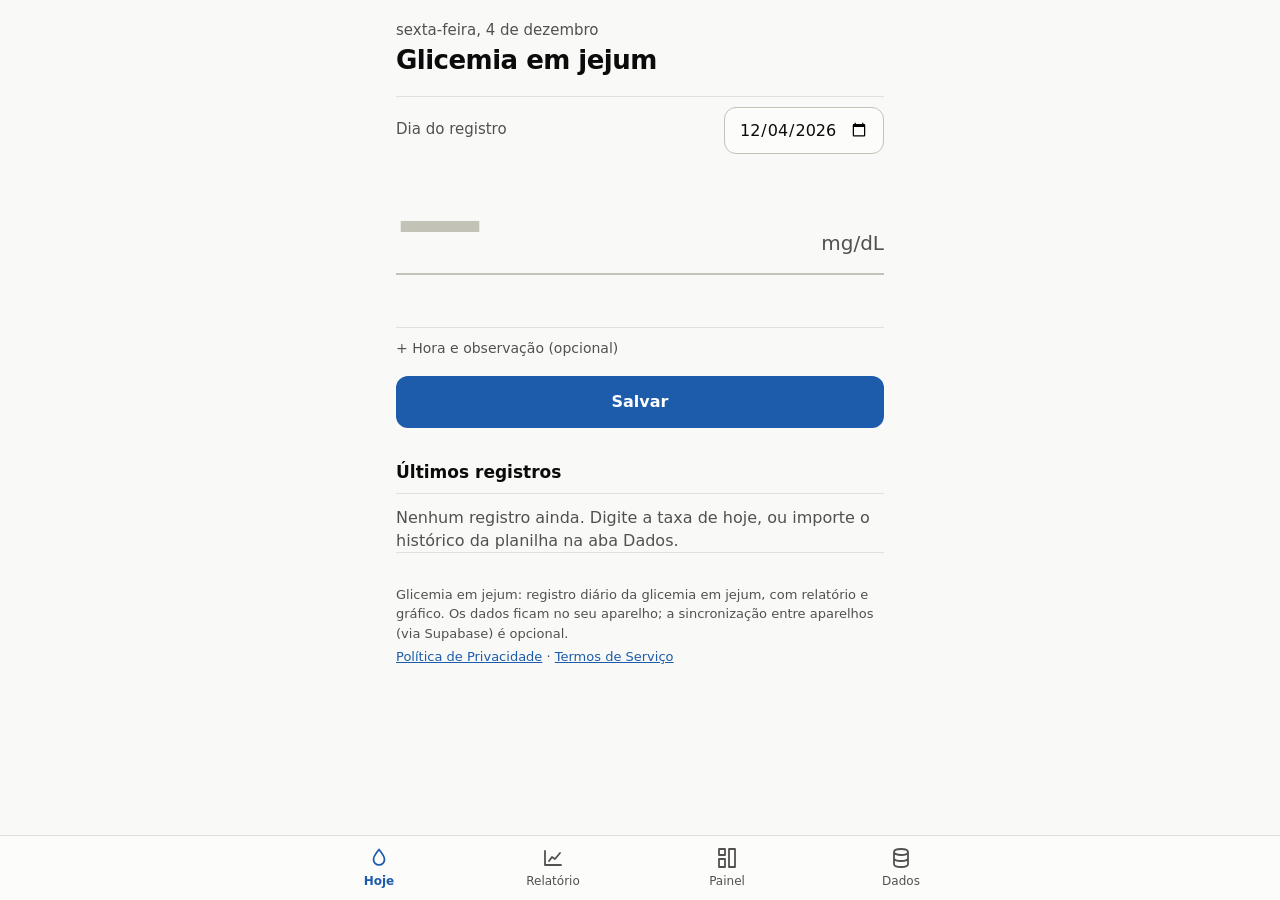
<file: index.html>
<!doctype html>
<html lang="pt-BR">
<head>
<meta charset="utf-8">
<meta name="viewport" content="width=device-width, initial-scale=1, viewport-fit=cover">
<meta name="color-scheme" content="light dark">
<meta name="theme-color" content="#f9f9f7" media="(prefers-color-scheme: light)">
<meta name="theme-color" content="#0d0d0d" media="(prefers-color-scheme: dark)">
<meta name="apple-mobile-web-app-capable" content="yes">
<meta name="mobile-web-app-capable" content="yes">
<meta name="apple-mobile-web-app-title" content="Glicemia">
<meta name="apple-mobile-web-app-status-bar-style" content="default">
<link rel="manifest" href="manifest.webmanifest">
<link rel="apple-touch-icon" href="icons/icon-180.png">
<link rel="icon" type="image/png" href="icons/icon-192.png">
<script>
/* Aplica o tema escolhido antes da primeira pintura, para a tela não piscar. */
(function () { try { var o = JSON.parse(localStorage.getItem('glicemia-diaria:v1')); if (o && (o.tema === 'claro' || o.tema === 'escuro')) document.documentElement.setAttribute('data-tema', o.tema); } catch (e) {} })();
</script>
<link rel="stylesheet" href="style.css">
<title>Glicemia</title>
</head>
<body>

<main id="app">

  <!-- ===== HOJE ===== -->
  <section id="tela-hoje" class="tela" aria-labelledby="t-hoje">
    <header class="cab">
      <p class="cab-data" id="hoje-extenso"></p>
      <h1 id="t-hoje">Glicemia em jejum</h1>
    </header>

    <form id="form-registro" novalidate autocomplete="off">
      <div class="linha-dia">
        <label for="in-data">Dia do registro</label>
        <input type="date" id="in-data" required>
      </div>

      <div class="entrada">
        <label for="in-valor" class="so-leitor">Glicemia em jejum, em miligramas por decilitro</label>
        <input id="in-valor" type="text" inputmode="decimal" maxlength="6" placeholder="—" aria-describedby="msg-registro">
        <span class="unidade" aria-hidden="true">mg/dL</span>
      </div>

      <p id="msg-registro" class="msg-registro" role="status" aria-live="polite"></p>

      <details class="extra-dia" id="extra-dia">
        <summary>Hora e observação (opcional)</summary>
        <div class="campos-linha">
          <label for="in-hora">Hora da coleta <input type="time" id="in-hora"></label>
        </div>
        <label for="in-obs" class="so-leitor">Observação do dia</label>
        <textarea id="in-obs" rows="2" maxlength="200" placeholder="Observação do dia (ex.: comecei um remédio)"></textarea>
      </details>

      <div class="acoes">
        <button type="submit" class="botao botao-primario" id="btn-salvar">Salvar</button>
        <button type="button" class="botao botao-texto" id="btn-excluir" hidden>Excluir este dia</button>
      </div>
    </form>

    <div id="aviso-backup" class="nota-aviso" hidden>
      <p id="aviso-backup-texto"></p>
      <button type="button" class="botao botao-sec" id="btn-ir-backup">Fazer backup agora</button>
    </div>

    <button type="button" class="botao botao-texto" id="sinc-hoje" hidden></button>

    <h2 class="sub-titulo">Últimos registros</h2>
    <ol id="lista-recentes" class="recentes"></ol>
  </section>

  <!-- ===== RELATÓRIO ===== -->
  <section id="tela-relatorio" class="tela" aria-labelledby="t-rel" hidden>
    <header class="cab">
      <p class="cab-data" id="rel-subtitulo"></p>
      <h1 id="t-rel">Relatório</h1>
    </header>

    <div class="kpis">
      <div class="kpi">
        <span class="kpi-rotulo">Média geral</span>
        <span class="kpi-valor"><span id="kpi-media">—</span><small>mg/dL</small></span>
        <span class="kpi-nota" id="kpi-media-nota"></span>
      </div>
      <div class="kpi">
        <span class="kpi-rotulo">Média móvel</span>
        <span class="kpi-valor"><span id="kpi-mm">—</span><small>mg/dL</small></span>
        <span class="kpi-nota">
          <label for="sel-janela" class="so-leitor">Janela da média móvel, em dias</label>
          <select id="sel-janela">
            <option value="7">7 dias</option>
            <option value="14">14 dias</option>
            <option value="30">30 dias</option>
          </select>
          <span id="kpi-mm-nota"></span>
        </span>
      </div>
    </div>

    <div class="chips" role="group" aria-label="Período mostrado no gráfico e na tabela">
      <button type="button" class="chip" data-dias="30" aria-pressed="false">30 dias</button>
      <button type="button" class="chip" data-dias="90" aria-pressed="true">90 dias</button>
      <button type="button" class="chip" data-dias="0" aria-pressed="false">Tudo</button>
    </div>

    <figure class="grafico-fig">
      <div class="legenda" id="legenda"></div>
      <div class="grafico" id="grafico"></div>
      <figcaption id="grafico-legenda" class="so-leitor"></figcaption>
    </figure>

    <h2 class="sub-titulo">Detalhamento diário</h2>
    <div id="tabela-area"></div>
    <p class="rodape-faixas" id="rodape-faixas"></p>
  </section>

  <!-- ===== PAINEL ===== -->
  <section id="tela-painel" class="tela tela-larga" aria-labelledby="t-painel" hidden>
    <div id="painel-raiz"></div>
  </section>

  <!-- ===== DADOS ===== -->
  <section id="tela-dados" class="tela" aria-labelledby="t-dados" hidden>
    <header class="cab">
      <p class="cab-data">Guardados só neste aparelho</p>
      <h1 id="t-dados">Dados</h1>
    </header>

    <section class="bloco" aria-labelledby="h-importar">
      <h2 id="h-importar" class="sub-titulo">Importar da planilha</h2>
      <p class="dica">Na planilha, use Arquivo, Salvar como, CSV. Escolha o arquivo aqui, ou copie as linhas da planilha e cole na caixa.</p>
      <div class="campo-arquivo">
        <button type="button" class="botao botao-sec" id="btn-arq-csv">Escolher arquivo CSV</button>
        <input type="file" id="arq-csv" accept=".csv,.txt,text/csv,text/plain" hidden>
      </div>
      <label for="txt-colar" class="so-leitor">Linhas copiadas da planilha</label>
      <textarea id="txt-colar" rows="4" placeholder="Ou cole aqui as linhas copiadas da planilha"></textarea>
      <button type="button" class="botao botao-sec" id="btn-ler">Ler dados</button>

      <div id="imp-previa" hidden>
        <div class="campos-linha">
          <label>Coluna da data <select id="sel-col-data"></select></label>
          <label>Coluna da glicemia <select id="sel-col-valor"></select></label>
          <label>Importar a partir de <input type="date" id="in-inicio"></label>
        </div>
        <div class="previa-rolagem" id="previa-tabela"></div>
        <p class="dica" id="imp-resumo" role="status" aria-live="polite"></p>
        <button type="button" class="botao botao-primario" id="btn-importar">Importar</button>
      </div>
    </section>

    <section class="bloco" aria-labelledby="h-sinc">
      <h2 id="h-sinc" class="sub-titulo">Sincronizar celular e computador</h2>
      <p class="dica" id="sinc-texto"></p>
      <form id="sinc-login" hidden autocomplete="on">
        <label for="sinc-email" class="so-leitor">E-mail da conta de sincronização</label>
        <input type="email" id="sinc-email" inputmode="email" autocomplete="username" placeholder="E-mail">
        <label for="sinc-senha" class="so-leitor">Senha</label>
        <input type="password" id="sinc-senha" autocomplete="current-password" placeholder="Senha (mínimo 6 caracteres)">
        <div class="acoes-grade">
          <button type="submit" class="botao botao-primario" id="btn-sinc-entrar">Entrar</button>
          <button type="button" class="botao botao-sec" id="btn-sinc-criar">Criar conta</button>
        </div>
      </form>
      <div class="acoes-grade">
        <button type="button" class="botao botao-primario" id="btn-sinc-agora" hidden>Sincronizar agora</button>
        <button type="button" class="botao botao-texto" id="btn-sinc-sair" hidden>Sair</button>
      </div>
      <p class="dica" id="sinc-status" role="status" aria-live="polite"></p>
      <p class="dica" id="sinc-aviso-privacidade" hidden>Seus registros ficam numa conta privada no Supabase, que só você abre com seu login. Veja a <a href="privacidade.html">Política de Privacidade</a>.</p>
    </section>

    <section class="bloco" aria-labelledby="h-backup">
      <h2 id="h-backup" class="sub-titulo">Backup</h2>
      <p class="dica">Se o celular for perdido, trocado ou formatado, os dados vão junto. O backup é um arquivo que você guarda fora do aparelho.</p>
      <div class="acoes-grade">
        <button type="button" class="botao botao-primario" id="btn-backup">Exportar backup</button>
        <button type="button" class="botao botao-sec" id="btn-restaurar">Restaurar backup</button>
        <button type="button" class="botao botao-sec" id="btn-csv">Exportar CSV</button>
      </div>
      <input type="file" id="arq-backup" accept=".json,application/json" hidden>
      <p class="dica" id="txt-ultimo-backup"></p>
    </section>

    <section class="bloco" aria-labelledby="h-tema">
      <h2 id="h-tema" class="sub-titulo">Aparência</h2>
      <p class="dica">Automático segue o tema do aparelho. A escolha vale para todos os aparelhos com a sincronização ligada.</p>
      <div class="chips" role="group" aria-label="Tema de cores">
        <button type="button" class="tema-op" data-tema="auto" aria-pressed="true">Automático</button>
        <button type="button" class="tema-op" data-tema="claro" aria-pressed="false">Claro</button>
        <button type="button" class="tema-op" data-tema="escuro" aria-pressed="false">Escuro</button>
      </div>
    </section>

    <section class="bloco" aria-labelledby="h-faixas">
      <h2 id="h-faixas" class="sub-titulo">Faixas de cor da tabela</h2>
      <p class="dica">Faixas usadas para colorir a tabela. Normal abaixo do limite de atenção; ajuste aqui se seu médico indicar outras.</p>
      <div class="campos-linha">
        <label>Atenção, a partir de <input type="text" inputmode="numeric" id="fx-atencao" maxlength="3"></label>
        <label>Alta, a partir de <input type="text" inputmode="numeric" id="fx-alta" maxlength="3"></label>
      </div>
      <div class="acoes-grade">
        <button type="button" class="botao botao-sec" id="btn-salvar-faixas">Salvar faixas</button>
        <button type="button" class="botao botao-texto" id="btn-faixas-padrao">Voltar ao padrão</button>
      </div>
      <p class="dica" id="msg-faixas" role="status" aria-live="polite"></p>
    </section>

    <section class="bloco" aria-labelledby="h-apagar">
      <h2 id="h-apagar" class="sub-titulo">Apagar tudo</h2>
      <p class="dica">Remove todos os registros deste aparelho. Faça o backup antes.</p>
      <button type="button" class="botao botao-perigo" id="btn-apagar">Apagar todos os dados</button>
    </section>
  </section>

  <footer class="rodape-legal">
    <p>Glicemia em jejum: registro diário da glicemia em jejum, com relatório e gráfico. Os dados ficam no seu aparelho; a sincronização entre aparelhos (via Supabase) é opcional.</p>
    <p><a href="privacidade.html">Política de Privacidade</a> · <a href="termos.html">Termos de Serviço</a></p>
  </footer>

</main>

<nav class="abas" aria-label="Seções do app">
  <button type="button" class="aba" data-tela="hoje" aria-current="page">
    <svg viewBox="0 0 24 24" aria-hidden="true"><path d="M12 3.5c3.3 4 5.5 6.9 5.5 9.9a5.5 5.5 0 0 1-11 0c0-3 2.2-5.900 5.500-9.900z"/></svg>
    <span>Hoje</span>
  </button>
  <button type="button" class="aba" data-tela="relatorio">
    <svg viewBox="0 0 24 24" aria-hidden="true"><path d="M4 19V5M4 19h16M8 15l3-4 3 2 5-6"/></svg>
    <span>Relatório</span>
  </button>
  <button type="button" class="aba" data-tela="painel">
    <svg viewBox="0 0 24 24" aria-hidden="true"><path d="M4 13h6v8H4zM14 3h6v18h-6zM4 3h6v6H4z"/></svg>
    <span>Painel</span>
  </button>
  <button type="button" class="aba" data-tela="dados">
    <svg viewBox="0 0 24 24" aria-hidden="true"><path d="M5 6c0-1.700 3.100-3 7-3s7 1.300 7 3-3.100 3-7 3-7-1.300-7-3zM5 6v6c0 1.700 3.100 3 7 3s7-1.300 7-3V6M5 12v6c0 1.700 3.100 3 7 3s7-1.300 7-3v-6"/></svg>
    <span>Dados</span>
  </button>
</nav>

<div id="aviso" class="aviso" role="status" aria-live="polite"></div>

<script src="config.js"></script>
<script src="logic.js"></script>
<script src="painel.js"></script>
<script src="app.js"></script>
</body>
</html>
</file>
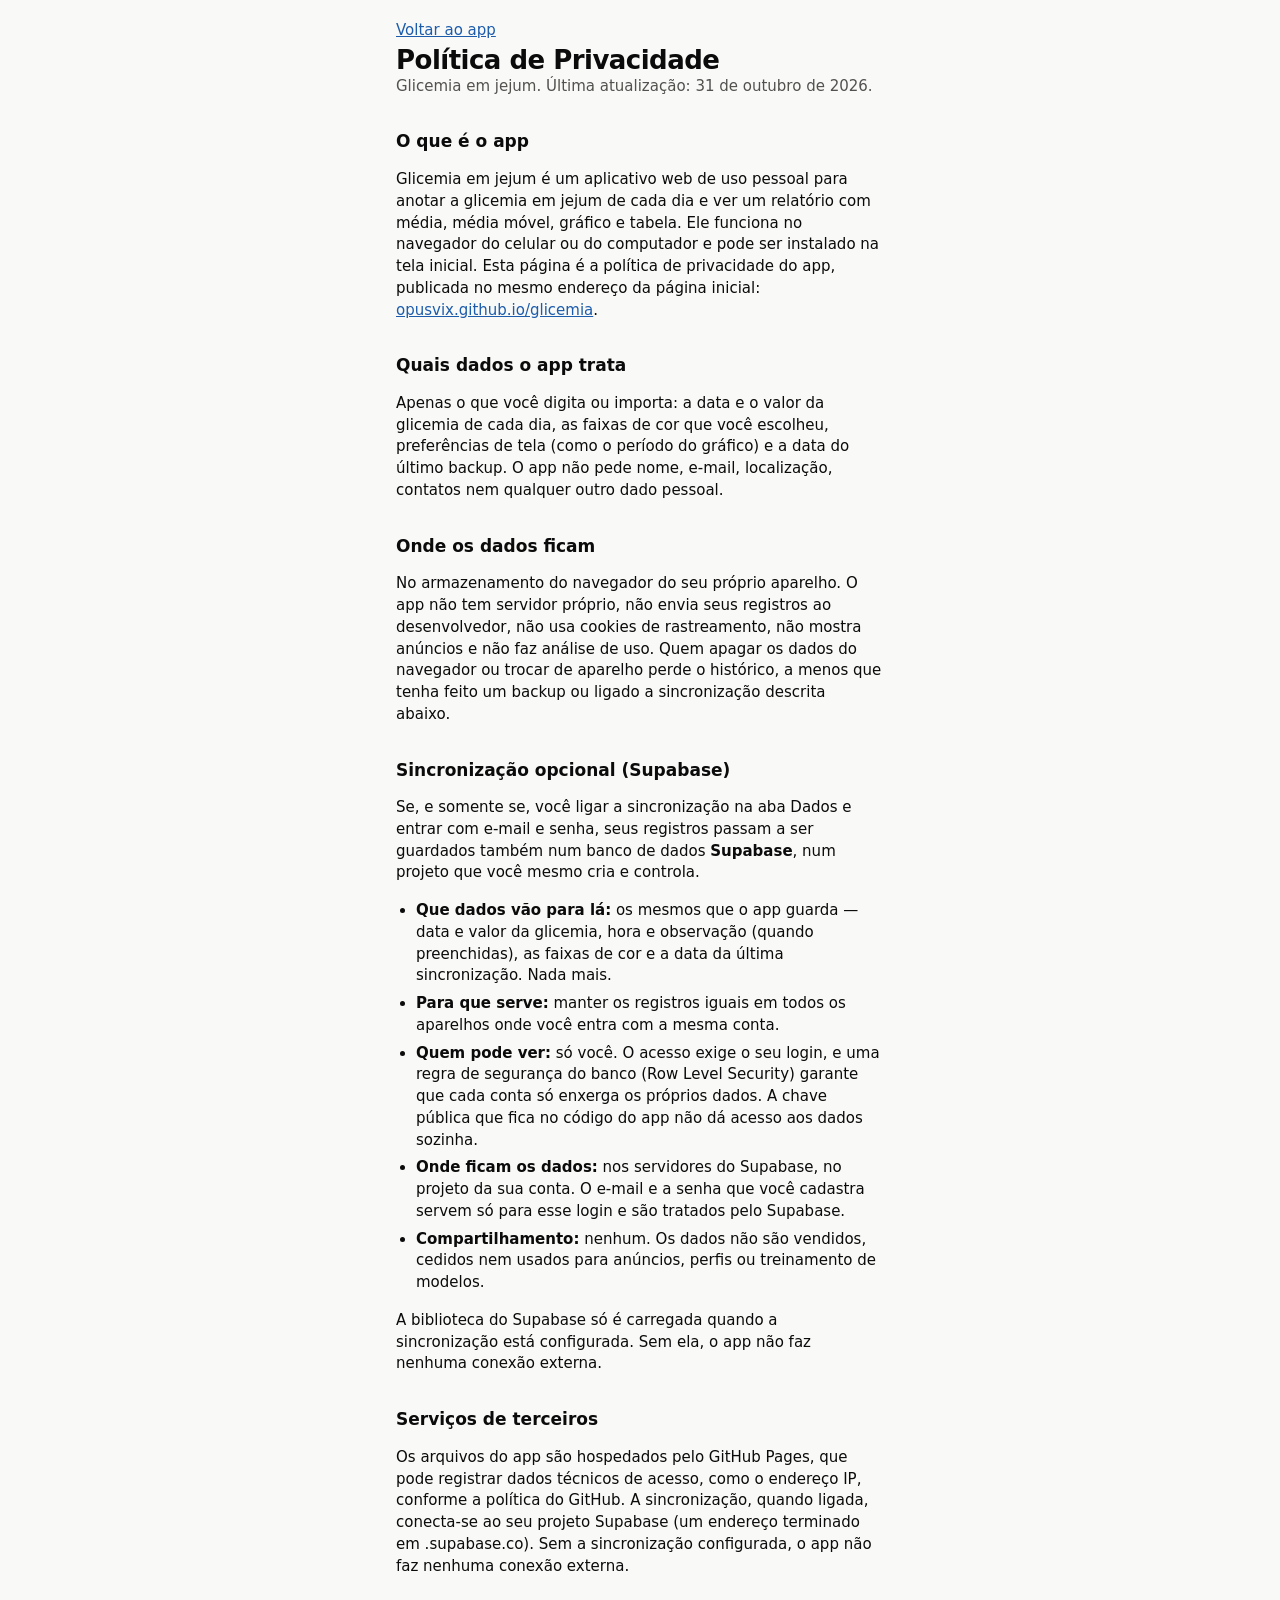
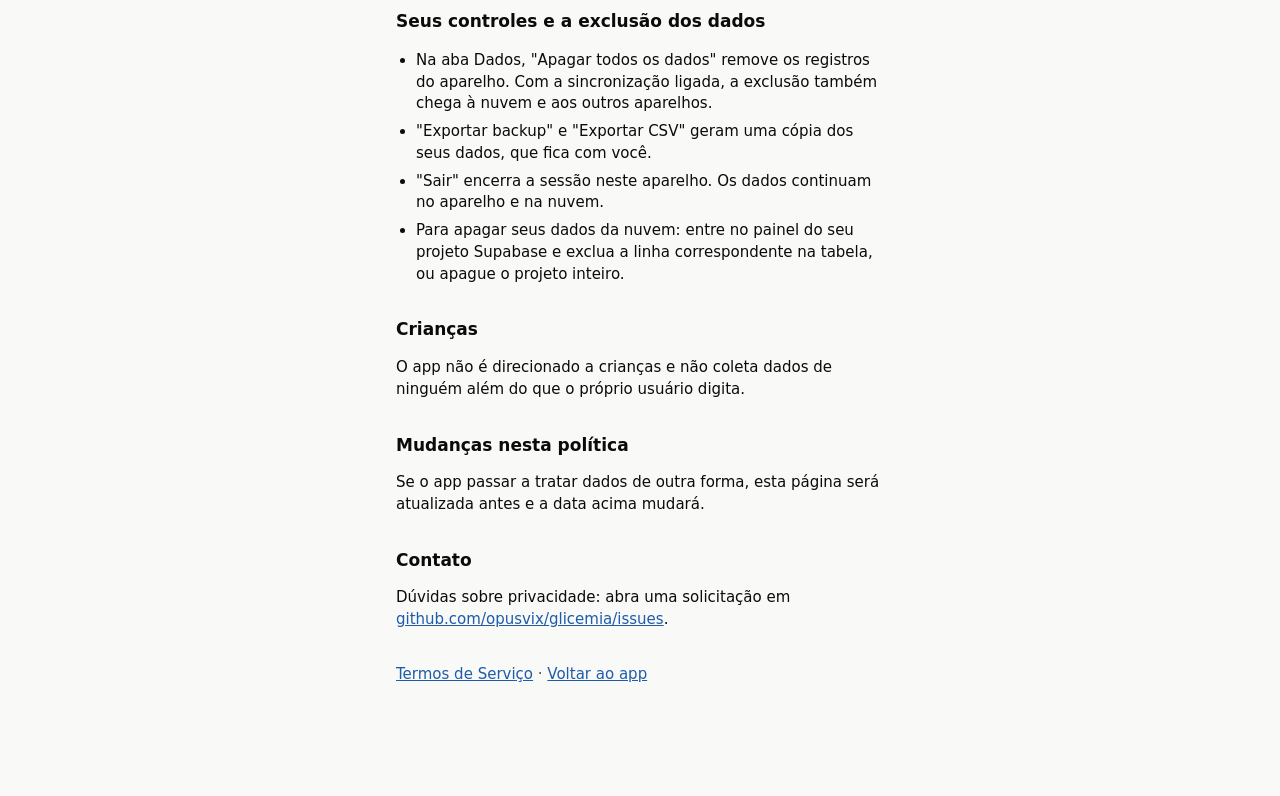
<file: privacidade.html>
<!doctype html>
<html lang="pt-BR">
<head>
<meta charset="utf-8">
<meta name="viewport" content="width=device-width, initial-scale=1">
<meta name="color-scheme" content="light dark">
<link rel="icon" type="image/png" href="icons/icon-192.png">
<link rel="stylesheet" href="style.css">
<title>Política de Privacidade - Glicemia em jejum</title>
</head>
<body>
<main id="app" class="pagina-texto">
  <header class="cab">
    <p class="cab-data"><a href="./">Voltar ao app</a></p>
    <h1>Política de Privacidade</h1>
    <p class="cab-data">Glicemia em jejum. Última atualização: 31 de outubro de 2026.</p>
  </header>

  <h2 class="sub-titulo">O que é o app</h2>
  <p>Glicemia em jejum é um aplicativo web de uso pessoal para anotar a glicemia em jejum de cada dia e ver um relatório com média, média móvel, gráfico e tabela. Ele funciona no navegador do celular ou do computador e pode ser instalado na tela inicial. Esta página é a política de privacidade do app, publicada no mesmo endereço da página inicial: <a href="./">opusvix.github.io/glicemia</a>.</p>

  <h2 class="sub-titulo">Quais dados o app trata</h2>
  <p>Apenas o que você digita ou importa: a data e o valor da glicemia de cada dia, as faixas de cor que você escolheu, preferências de tela (como o período do gráfico) e a data do último backup. O app não pede nome, e-mail, localização, contatos nem qualquer outro dado pessoal.</p>

  <h2 class="sub-titulo">Onde os dados ficam</h2>
  <p>No armazenamento do navegador do seu próprio aparelho. O app não tem servidor próprio, não envia seus registros ao desenvolvedor, não usa cookies de rastreamento, não mostra anúncios e não faz análise de uso. Quem apagar os dados do navegador ou trocar de aparelho perde o histórico, a menos que tenha feito um backup ou ligado a sincronização descrita abaixo.</p>

  <h2 class="sub-titulo">Sincronização opcional (Supabase)</h2>
  <p>Se, e somente se, você ligar a sincronização na aba Dados e entrar com e-mail e senha, seus registros passam a ser guardados também num banco de dados <strong>Supabase</strong>, num projeto que você mesmo cria e controla.</p>
  <ul>
    <li><strong>Que dados vão para lá:</strong> os mesmos que o app guarda — data e valor da glicemia, hora e observação (quando preenchidas), as faixas de cor e a data da última sincronização. Nada mais.</li>
    <li><strong>Para que serve:</strong> manter os registros iguais em todos os aparelhos onde você entra com a mesma conta.</li>
    <li><strong>Quem pode ver:</strong> só você. O acesso exige o seu login, e uma regra de segurança do banco (Row Level Security) garante que cada conta só enxerga os próprios dados. A chave pública que fica no código do app não dá acesso aos dados sozinha.</li>
    <li><strong>Onde ficam os dados:</strong> nos servidores do Supabase, no projeto da sua conta. O e-mail e a senha que você cadastra servem só para esse login e são tratados pelo Supabase.</li>
    <li><strong>Compartilhamento:</strong> nenhum. Os dados não são vendidos, cedidos nem usados para anúncios, perfis ou treinamento de modelos.</li>
  </ul>
  <p>A biblioteca do Supabase só é carregada quando a sincronização está configurada. Sem ela, o app não faz nenhuma conexão externa.</p>

  <h2 class="sub-titulo">Serviços de terceiros</h2>
  <p>Os arquivos do app são hospedados pelo GitHub Pages, que pode registrar dados técnicos de acesso, como o endereço IP, conforme a política do GitHub. A sincronização, quando ligada, conecta-se ao seu projeto Supabase (um endereço terminado em .supabase.co). Sem a sincronização configurada, o app não faz nenhuma conexão externa.</p>

  <h2 class="sub-titulo">Seus controles e a exclusão dos dados</h2>
  <ul>
    <li>Na aba Dados, "Apagar todos os dados" remove os registros do aparelho. Com a sincronização ligada, a exclusão também chega à nuvem e aos outros aparelhos.</li>
    <li>"Exportar backup" e "Exportar CSV" geram uma cópia dos seus dados, que fica com você.</li>
    <li>"Sair" encerra a sessão neste aparelho. Os dados continuam no aparelho e na nuvem.</li>
    <li>Para apagar seus dados da nuvem: entre no painel do seu projeto Supabase e exclua a linha correspondente na tabela, ou apague o projeto inteiro.</li>
  </ul>

  <h2 class="sub-titulo">Crianças</h2>
  <p>O app não é direcionado a crianças e não coleta dados de ninguém além do que o próprio usuário digita.</p>

  <h2 class="sub-titulo">Mudanças nesta política</h2>
  <p>Se o app passar a tratar dados de outra forma, esta página será atualizada antes e a data acima mudará.</p>

  <h2 class="sub-titulo">Contato</h2>
  <p>Dúvidas sobre privacidade: abra uma solicitação em <a href="https://github.com/opusvix/glicemia/issues" rel="noopener">github.com/opusvix/glicemia/issues</a>.</p>

  <p class="rodape-legal"><a href="termos.html">Termos de Serviço</a> · <a href="./">Voltar ao app</a></p>
</main>
</body>
</html>
</file>
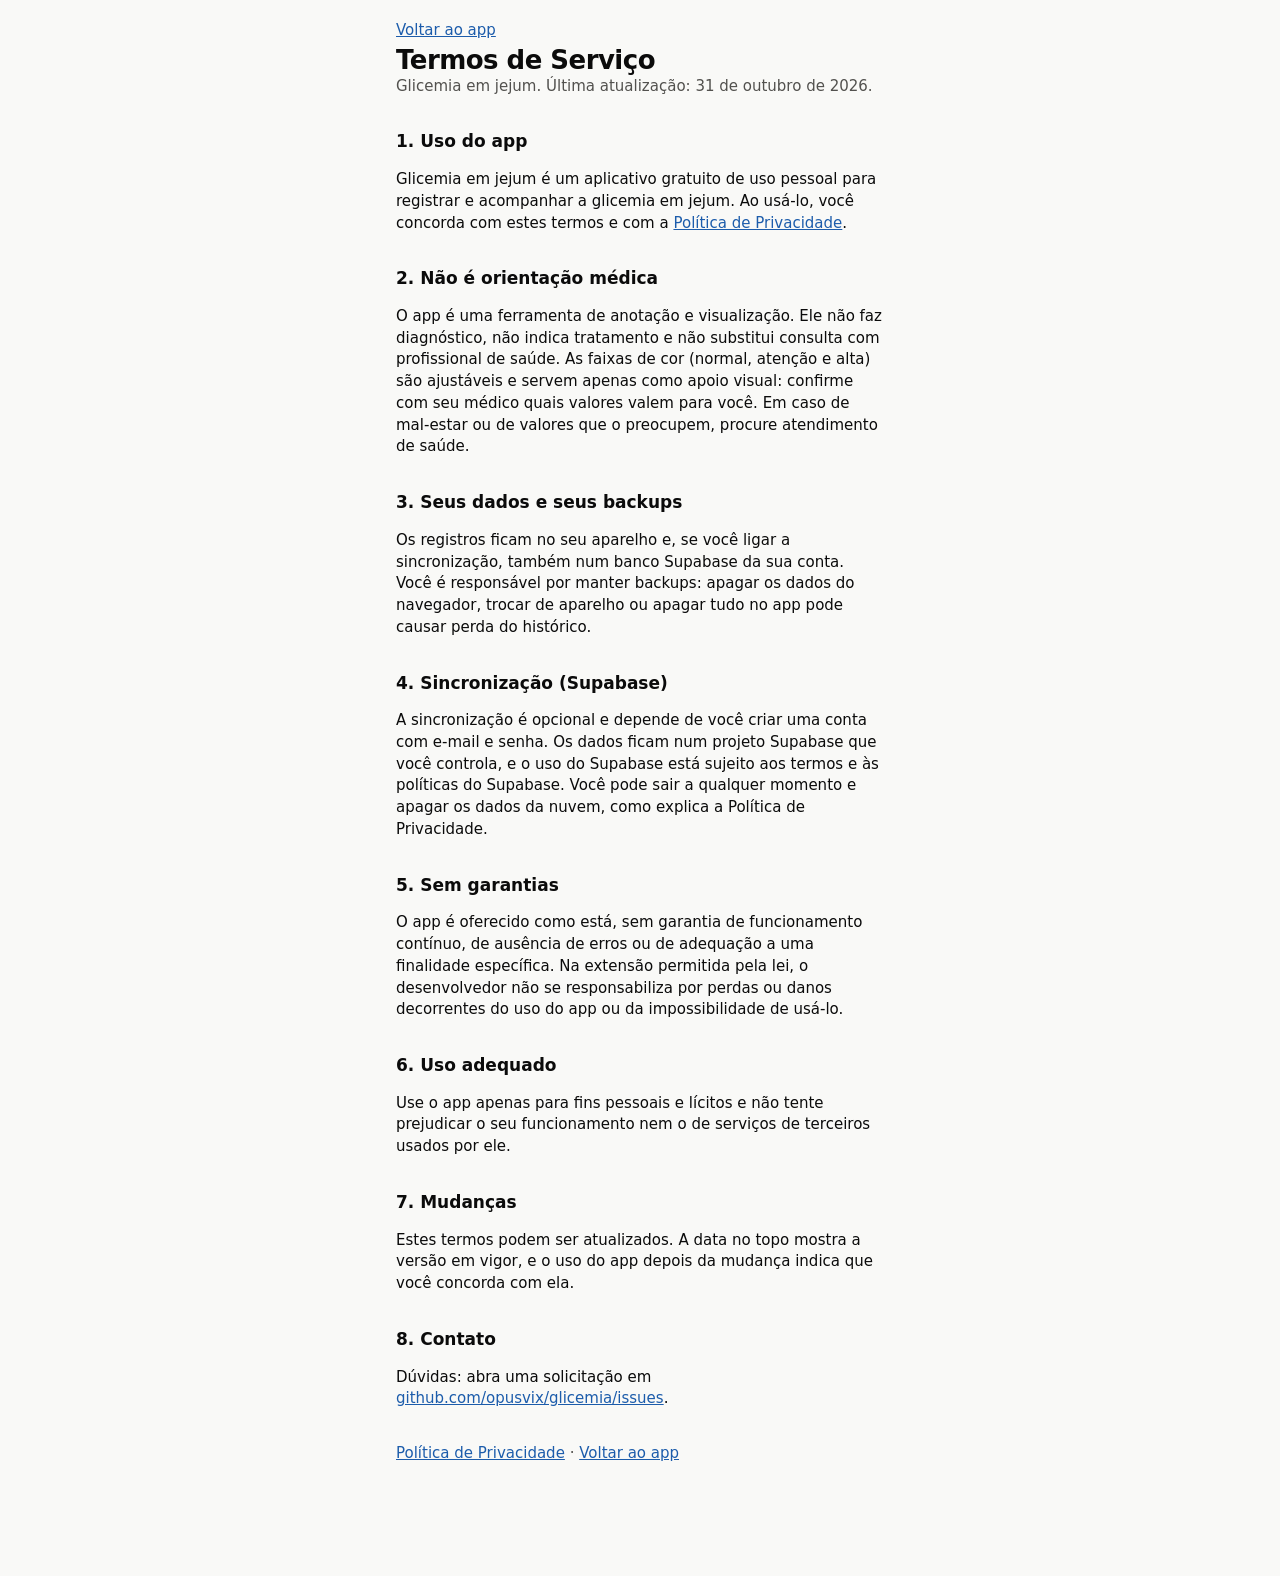
<file: termos.html>
<!doctype html>
<html lang="pt-BR">
<head>
<meta charset="utf-8">
<meta name="viewport" content="width=device-width, initial-scale=1">
<meta name="color-scheme" content="light dark">
<link rel="icon" type="image/png" href="icons/icon-192.png">
<link rel="stylesheet" href="style.css">
<title>Termos de Serviço - Glicemia em jejum</title>
</head>
<body>
<main id="app" class="pagina-texto">
  <header class="cab">
    <p class="cab-data"><a href="./">Voltar ao app</a></p>
    <h1>Termos de Serviço</h1>
    <p class="cab-data">Glicemia em jejum. Última atualização: 31 de outubro de 2026.</p>
  </header>

  <h2 class="sub-titulo">1. Uso do app</h2>
  <p>Glicemia em jejum é um aplicativo gratuito de uso pessoal para registrar e acompanhar a glicemia em jejum. Ao usá-lo, você concorda com estes termos e com a <a href="privacidade.html">Política de Privacidade</a>.</p>

  <h2 class="sub-titulo">2. Não é orientação médica</h2>
  <p>O app é uma ferramenta de anotação e visualização. Ele não faz diagnóstico, não indica tratamento e não substitui consulta com profissional de saúde. As faixas de cor (normal, atenção e alta) são ajustáveis e servem apenas como apoio visual: confirme com seu médico quais valores valem para você. Em caso de mal-estar ou de valores que o preocupem, procure atendimento de saúde.</p>

  <h2 class="sub-titulo">3. Seus dados e seus backups</h2>
  <p>Os registros ficam no seu aparelho e, se você ligar a sincronização, também num banco Supabase da sua conta. Você é responsável por manter backups: apagar os dados do navegador, trocar de aparelho ou apagar tudo no app pode causar perda do histórico.</p>

  <h2 class="sub-titulo">4. Sincronização (Supabase)</h2>
  <p>A sincronização é opcional e depende de você criar uma conta com e-mail e senha. Os dados ficam num projeto Supabase que você controla, e o uso do Supabase está sujeito aos termos e às políticas do Supabase. Você pode sair a qualquer momento e apagar os dados da nuvem, como explica a Política de Privacidade.</p>

  <h2 class="sub-titulo">5. Sem garantias</h2>
  <p>O app é oferecido como está, sem garantia de funcionamento contínuo, de ausência de erros ou de adequação a uma finalidade específica. Na extensão permitida pela lei, o desenvolvedor não se responsabiliza por perdas ou danos decorrentes do uso do app ou da impossibilidade de usá-lo.</p>

  <h2 class="sub-titulo">6. Uso adequado</h2>
  <p>Use o app apenas para fins pessoais e lícitos e não tente prejudicar o seu funcionamento nem o de serviços de terceiros usados por ele.</p>

  <h2 class="sub-titulo">7. Mudanças</h2>
  <p>Estes termos podem ser atualizados. A data no topo mostra a versão em vigor, e o uso do app depois da mudança indica que você concorda com ela.</p>

  <h2 class="sub-titulo">8. Contato</h2>
  <p>Dúvidas: abra uma solicitação em <a href="https://github.com/opusvix/glicemia/issues" rel="noopener">github.com/opusvix/glicemia/issues</a>.</p>

  <p class="rodape-legal"><a href="privacidade.html">Política de Privacidade</a> · <a href="./">Voltar ao app</a></p>
</main>
</body>
</html>
</file>
<file: style.css>
/* Glicemia - estilos. Fontes do sistema, sem nada vindo da internet. */

:root {
  color-scheme: light dark;
  --plano: #f9f9f7;
  --superficie: #fcfcfb;
  --tinta: #0b0b0b;
  --tinta-2: #52514e;
  --regua: #e1e0d9;
  --eixo: #c3c2b7;
  --serie-1: #2a78d6;
  --serie-2: #eb6834;
  --acento: #1c5cab;
  --sobre-acento: #ffffff;
  --perigo: #b02f2f;
  --borda: rgba(11, 11, 11, 0.10);
  --st-bom: #0ca30c;
  --st-aviso: #fab219;
  --st-serio: #ec835a;
  --st-critico: #d03b3b;
  --nota-fundo: #f1efe6;
  --altura-abas: 64px;
  --r-1: 8px;
  --r-2: 12px;
  --r-3: 16px;
  --sombra-cartao: 0 1px 2px rgba(28, 92, 171, 0.08), 0 8px 24px -10px rgba(28, 92, 171, 0.22);
}

@media (prefers-color-scheme: dark) {
  :root:not([data-tema="claro"]) {
    --plano: #0d0d0d;
    --superficie: #1a1a19;
    --tinta: #f0efec;
    --tinta-2: #c3c2b7;
    --regua: #2c2c2a;
    --eixo: #383835;
    --serie-1: #3987e5;
    --serie-2: #d95926;
    --acento: #3987e5;
    --sobre-acento: #0b0b0b;
    --perigo: #e66767;
    --borda: rgba(255, 255, 255, 0.10);
    --nota-fundo: #23231f;
  }
}
:root[data-tema="claro"] { color-scheme: light; }
:root[data-tema="escuro"] {
  color-scheme: dark;
  --plano: #0d0d0d;
  --superficie: #1a1a19;
  --tinta: #f0efec;
  --tinta-2: #c3c2b7;
  --regua: #2c2c2a;
  --eixo: #383835;
  --serie-1: #3987e5;
  --serie-2: #d95926;
  --acento: #3987e5;
  --sobre-acento: #0b0b0b;
  --perigo: #e66767;
  --borda: rgba(255, 255, 255, 0.10);
  --nota-fundo: #23231f;
}

* { box-sizing: border-box; }

html { -webkit-text-size-adjust: 100%; }

body {
  margin: 0;
  background: var(--plano);
  color: var(--tinta);
  font: 16px/1.45 system-ui, -apple-system, "Segoe UI", sans-serif;
  -webkit-tap-highlight-color: transparent;
}

#app {
  max-width: 520px;
  margin: 0 auto;
  padding: calc(env(safe-area-inset-top) + 20px) 16px calc(var(--altura-abas) + env(safe-area-inset-bottom) + 32px);
}

[hidden] { display: none !important; }

.so-leitor {
  position: absolute;
  width: 1px; height: 1px;
  overflow: hidden;
  clip: rect(0 0 0 0);
  white-space: nowrap;
}

h1 { font-size: 26px; line-height: 1.15; margin: 0; letter-spacing: -0.02em; font-weight: 650; }
.sub-titulo { font-size: 17px; font-weight: 650; margin: 32px 0 8px; }
.cab { margin-bottom: 20px; }
.cab-data { margin: 0 0 4px; color: var(--tinta-2); font-size: 15px; }
.dica { color: var(--tinta-2); font-size: 14px; margin: 4px 0 12px; }

:focus-visible { outline: 3px solid var(--serie-1); outline-offset: 2px; border-radius: 4px; }

/* ---------- Hoje ---------- */

.linha-dia {
  display: flex;
  align-items: center;
  justify-content: space-between;
  gap: 12px;
  padding: 10px 0;
  border-top: 1px solid var(--regua);
}
.linha-dia label { color: var(--tinta-2); font-size: 15px; }

input[type="date"], input[type="time"], input[type="email"], input[type="password"], select, input[type="text"], textarea {
  font: inherit;
  color: var(--tinta);
  background: var(--superficie);
  border: 1px solid var(--eixo);
  border-radius: var(--r-2);
  padding: 10px 14px;
  min-height: 44px;
}

.entrada {
  display: flex;
  align-items: baseline;
  gap: 10px;
  border-bottom: 2px solid var(--eixo);
  padding: 8px 0 4px;
}
.entrada:focus-within { border-bottom-color: var(--acento); }
.entrada input {
  flex: 1;
  min-width: 0;
  font-size: 72px;
  line-height: 1.1;
  font-weight: 600;
  font-variant-numeric: tabular-nums;
  border: 0;
  background: transparent;
  padding: 0;
  min-height: 0;
  border-radius: 0;
  color: var(--tinta);
}
.entrada input::placeholder { color: var(--eixo); }
.entrada input:focus-visible { outline: none; }
.unidade { font-size: 20px; color: var(--tinta-2); }

.msg-registro { min-height: 28px; margin: 10px 0 0; color: var(--tinta-2); font-size: 15px; }

.acoes { display: flex; align-items: center; gap: 12px; margin-top: 8px; }
.acoes-grade { display: flex; flex-wrap: wrap; gap: 10px; margin: 8px 0; }

.botao {
  font: inherit;
  font-weight: 600;
  min-height: 52px;
  padding: 0 20px;
  border-radius: var(--r-2);
  border: 1px solid transparent;
  cursor: pointer;
}
.botao-primario { background: var(--acento); color: var(--sobre-acento); flex: 1; }
.botao-sec { background: transparent; color: var(--tinta); border-color: var(--eixo); min-height: 48px; }
.botao-texto { background: transparent; color: var(--tinta-2); text-decoration: underline; min-height: 48px; }
.botao-perigo { background: transparent; color: var(--perigo); border-color: var(--perigo); min-height: 48px; }
.botao:active { transform: translateY(1px); }
.botao[disabled] { opacity: 0.45; cursor: default; }

.nota-aviso {
  margin: 20px 0 0;
  padding: 12px 14px;
  background: var(--nota-fundo);
  border-left: 3px solid var(--st-aviso);
  border-radius: 4px;
}
.nota-aviso p { margin: 0 0 10px; font-size: 15px; }

.recentes { list-style: none; margin: 0; padding: 0; border-top: 1px solid var(--regua); }
.recentes li { border-bottom: 1px solid var(--regua); }
.recentes button {
  width: 100%;
  display: grid;
  grid-template-columns: 1fr auto auto;
  align-items: center;
  gap: 14px;
  padding: 12px 2px;
  min-height: 52px;
  background: transparent;
  border: 0;
  font: inherit;
  color: var(--tinta);
  text-align: left;
  cursor: pointer;
}
.recentes .num { font-weight: 650; font-variant-numeric: tabular-nums; }
.vazio { color: var(--tinta-2); margin: 12px 0; }

/* Faixa: forma + texto, nunca só cor */
.faixa { display: inline-flex; align-items: center; gap: 6px; font-size: 14px; white-space: nowrap; }
.faixa .ico { font-size: 12px; line-height: 1; }
.f-normal .ico { color: var(--st-bom); }
.f-atencao .ico { color: var(--st-aviso); }
.f-alta .ico { color: var(--st-critico); }

/* ---------- Relatório ---------- */

.kpis { display: grid; grid-template-columns: 1fr 1fr; border-top: 1px solid var(--regua); border-bottom: 1px solid var(--regua); }
.kpi { display: flex; flex-direction: column; gap: 2px; padding: 14px 0 14px 0; }
.kpi + .kpi { padding-left: 16px; border-left: 1px solid var(--regua); }
.kpi-rotulo { color: var(--tinta-2); font-size: 14px; }
.kpi-nota { display: flex; align-items: center; flex-wrap: wrap; gap: 4px 8px; min-height: 36px; }
.kpi-nota select { min-height: 34px; padding: 2px 6px; font-size: 14px; border-radius: 8px; }
.kpi-valor { font-size: 40px; line-height: 1.1; font-weight: 650; font-variant-numeric: tabular-nums; letter-spacing: -0.02em; }
.kpi-valor small { font-size: 14px; font-weight: 400; color: var(--tinta-2); margin-left: 6px; }
.kpi-nota { color: var(--tinta-2); font-size: 13px; }

.chips { display: flex; gap: 8px; margin: 20px 0 8px; }
.chip, .tema-op {
  font: inherit;
  font-size: 15px;
  min-height: 44px;
  padding: 0 16px;
  border-radius: 22px;
  border: 1px solid var(--eixo);
  background: transparent;
  color: var(--tinta);
  cursor: pointer;
}
.chip[aria-pressed="true"], .tema-op[aria-pressed="true"] { background: var(--acento); color: var(--sobre-acento); border-color: var(--acento); font-weight: 600; }

.grafico-fig { margin: 8px 0 0; }
.legenda { display: flex; flex-wrap: wrap; gap: 6px 18px; font-size: 14px; color: var(--tinta); margin-bottom: 6px; }
.legenda span { display: inline-flex; align-items: center; gap: 8px; }
.marca-ponto { width: 10px; height: 10px; border-radius: 50%; background: var(--serie-1); display: inline-block; box-shadow: 0 0 0 2px var(--plano); }
.marca-linha { width: 22px; height: 0; border-top: 3px solid var(--serie-2); display: inline-block; border-radius: 2px; }
.marca-ref { width: 22px; height: 0; border-top: 1px dashed var(--tinta-2); display: inline-block; }

.grafico { position: relative; touch-action: pan-y; }
.grafico svg { display: block; width: 100%; height: auto; }
.grafico text { font: 11px system-ui, -apple-system, "Segoe UI", sans-serif; fill: var(--tinta-2); }
.grafico .rotulo-direto { fill: var(--tinta); font-weight: 600; font-size: 12px; }
.g-grade { stroke: var(--regua); stroke-width: 1; }
.g-eixo { stroke: var(--eixo); stroke-width: 1; }
.g-ref { stroke: var(--eixo); stroke-width: 1; stroke-dasharray: 4 4; }
.g-linha-dia { fill: none; stroke: var(--serie-1); stroke-width: 1.5; stroke-linejoin: round; stroke-linecap: round; opacity: 0.75; }
.g-linha-mm { fill: none; stroke: var(--serie-2); stroke-width: 2.5; stroke-linejoin: round; stroke-linecap: round; }
.g-ponto { fill: var(--serie-1); stroke: var(--superficie); stroke-width: 2; }
.g-cruz { stroke: var(--tinta-2); stroke-width: 1; }

.dica-flutuante {
  position: absolute;
  top: 0;
  pointer-events: none;
  background: var(--superficie);
  color: var(--tinta);
  border: 1px solid var(--eixo);
  border-radius: 8px;
  padding: 8px 10px;
  font-size: 13px;
  line-height: 1.4;
  min-width: 150px;
  box-shadow: 0 2px 8px rgba(0, 0, 0, 0.12);
}
.dica-flutuante strong { display: block; margin-bottom: 2px; }

.tabela { width: 100%; border-collapse: collapse; font-variant-numeric: tabular-nums; }
.tabela th {
  text-align: left;
  font-weight: 600;
  font-size: 13px;
  color: var(--tinta-2);
  padding: 8px 4px;
  border-bottom: 2px solid var(--eixo);
  position: sticky;
  top: 0;
  background: var(--plano);
}
.tabela td { padding: 11px 4px; border-bottom: 1px solid var(--regua); font-size: 15px; }
.tabela .d { color: var(--tinta-2); font-size: 13px; margin-left: 6px; }
.tabela .n { text-align: right; }
.tabela td.n.valor { font-weight: 650; }
.rodape-faixas { color: var(--tinta-2); font-size: 13px; margin-top: 12px; }

/* ---------- Dados ---------- */

.bloco { border-top: 1px solid var(--regua); margin-top: 24px; }
.bloco .sub-titulo { margin-top: 20px; }
textarea { width: 100%; resize: vertical; margin: 8px 0; font-size: 14px; }
.campos-linha { display: grid; gap: 10px; margin: 10px 0; }
.campos-linha label { display: flex; align-items: center; justify-content: space-between; gap: 12px; font-size: 15px; color: var(--tinta-2); }
.campos-linha input[type="text"] { width: 90px; text-align: right; }
.previa-rolagem { overflow-x: auto; border: 1px solid var(--regua); border-radius: 8px; margin: 8px 0; }
.previa-rolagem table { border-collapse: collapse; font-size: 13px; width: 100%; font-variant-numeric: tabular-nums; }
.previa-rolagem th, .previa-rolagem td { padding: 6px 8px; border-bottom: 1px solid var(--regua); white-space: nowrap; text-align: left; }
.previa-rolagem th { color: var(--tinta-2); font-weight: 600; }

/* ---------- Abas e aviso ---------- */

.abas {
  position: fixed;
  left: 0; right: 0; bottom: 0;
  display: flex;
  justify-content: center;
  background: var(--superficie);
  border-top: 1px solid var(--regua);
  padding-bottom: env(safe-area-inset-bottom);
  z-index: 10;
}
.aba {
  flex: 1;
  max-width: 174px;
  min-height: var(--altura-abas);
  display: flex;
  flex-direction: column;
  align-items: center;
  justify-content: center;
  gap: 3px;
  background: transparent;
  border: 0;
  font: inherit;
  font-size: 12px;
  color: var(--tinta-2);
  cursor: pointer;
}
.aba svg { width: 24px; height: 24px; fill: none; stroke: currentColor; stroke-width: 1.8; stroke-linecap: round; stroke-linejoin: round; }
.aba[aria-current="page"] { color: var(--acento); font-weight: 650; }

.aviso {
  position: fixed;
  left: 50%;
  bottom: calc(var(--altura-abas) + env(safe-area-inset-bottom) + 14px);
  transform: translate(-50%, 8px);
  max-width: min(92vw, 480px);
  background: var(--tinta);
  color: var(--plano);
  padding: 12px 16px;
  border-radius: 10px;
  font-size: 15px;
  opacity: 0;
  pointer-events: none;
  z-index: 20;
}
.aviso.mostra { opacity: 1; transform: translate(-50%, 0); transition: opacity 0.15s, transform 0.15s; }

@media (prefers-reduced-motion: reduce) {
  .aviso.mostra { transition: none; }
}

@media (min-width: 560px) {
  .entrada input { font-size: 88px; }
}

/* ---------- rodapé e páginas de texto (privacidade, termos) ---------- */

.rodape-legal { margin-top: 32px; color: var(--tinta-2); font-size: 13px; line-height: 1.5; }
.rodape-legal p { margin: 4px 0; }
.rodape-legal a, .pagina-texto a, .dica a, .cab-data a { color: var(--acento); }
.pagina-texto p, .pagina-texto li { font-size: 15px; }
.pagina-texto ul { padding-left: 20px; }
.pagina-texto li { margin: 6px 0; }
.pagina-texto code { font-size: 13px; overflow-wrap: anywhere; }

/* ---------- campos opcionais da tela Hoje ---------- */

.extra-dia { margin: 14px 0 0; border-top: 1px solid var(--regua); }
.extra-dia summary { cursor: pointer; color: var(--tinta-2); font-size: 14px; padding: 10px 0; list-style: none; }
.extra-dia summary::-webkit-details-marker { display: none; }
.extra-dia summary::before { content: "+ "; }
.extra-dia[open] summary::before { content: "– "; }
.extra-dia input[type="time"] { width: auto; }

/* ---------- aba Painel ---------- */

.tela-larga { max-width: none; }
#app:has(.tela-larga:not([hidden])) { max-width: none; }

.painel { display: grid; grid-template-columns: 1fr; gap: 16px; }
.painel-lateral { display: flex; flex-direction: column; gap: 14px; }
.painel-rotulo { font-size: 12px; text-transform: uppercase; letter-spacing: 0.04em; color: var(--tinta-2); margin: 0 0 8px; }
.painel-paginas { display: flex; flex-wrap: wrap; gap: 8px; }
.pag-btn { font-size: 14px; min-height: 42px; }

.filtros { border: 1px solid var(--regua); border-radius: var(--r-2); padding: 0 12px; }
.filtros > summary { cursor: pointer; padding: 12px 0; font-weight: 600; font-size: 15px; }
.filtro-grupo { border: 0; padding: 0; margin: 0 0 14px; }
.filtro-grupo legend { color: var(--tinta-2); font-size: 13px; margin-bottom: 6px; padding: 0; }
.filtro-chips { display: flex; flex-wrap: wrap; gap: 6px; }
.chip.pequeno { min-height: 36px; font-size: 13px; padding: 0 12px; border-radius: 18px; }

.painel-topo { margin-bottom: 4px; }
.painel-topo h1 { font-size: 22px; }
.painel-pergunta { display: flex; flex-direction: column; gap: 2px; color: var(--tinta-2); font-size: 14px; margin: 6px 0 0; }
.painel-pergunta strong { color: var(--tinta); font-size: 13px; }

.cartoes { display: grid; grid-template-columns: 1fr 1fr; gap: 12px; margin: 16px 0; }
.cartoes.dois { grid-template-columns: 1fr 1fr; }
.cartao { border: 1px solid var(--regua); border-radius: var(--r-3); padding: 16px; box-shadow: var(--sombra-cartao); display: flex; flex-direction: column; gap: 4px; background: var(--superficie); }
.cartao .rot { color: var(--tinta-2); font-size: 13px; }
.cartao .val { font-size: 34px; font-weight: 650; font-variant-numeric: tabular-nums; line-height: 1.05; letter-spacing: -0.02em; }
.cartao .val small { font-size: 13px; font-weight: 400; color: var(--tinta-2); margin-left: 5px; }
.cartao .nota { color: var(--tinta-2); font-size: 13px; }

.bloco-grafico { margin: 22px 0; }
.bloco-grafico h2 { font-size: 16px; font-weight: 650; margin: 0 0 10px; }

.barra-faixas { display: flex; height: 22px; border-radius: 6px; overflow: hidden; background: var(--regua); }
.barra-faixas span { display: block; }
.s-normal { background: var(--st-bom); }
.s-atencao { background: var(--st-aviso); }
.s-alta { background: var(--st-critico); }
.legenda-faixas { display: flex; flex-wrap: wrap; gap: 6px 16px; font-size: 13px; color: var(--tinta-2); margin: 8px 0; align-items: center; }
.legenda-faixas .un { color: var(--tinta-2); }

.marca-nota { width: 0; height: 0; border-left: 5px solid transparent; border-right: 5px solid transparent; border-bottom: 8px solid var(--tinta-2); display: inline-block; }
.m-circulo { width: 9px; height: 9px; border-radius: 50%; background: var(--st-bom); display: inline-block; }
.m-quadrado { width: 9px; height: 9px; background: var(--st-aviso); display: inline-block; }
.m-triangulo { width: 0; height: 0; border-left: 5px solid transparent; border-right: 5px solid transparent; border-bottom: 9px solid var(--st-critico); display: inline-block; }

.rolagem-x { overflow-x: auto; }
.tabela-mes th[scope="row"] { font-weight: 600; white-space: nowrap; }
.tabela-mes .c-barra { min-width: 160px; }
.tabela-mes .c-barra .barra-faixas { height: 14px; }
.tabela-mes .pcts { font-size: 11px; color: var(--tinta-2); display: block; margin-top: 3px; }
.tabela-detalhe .obs { color: var(--tinta-2); font-size: 13px; min-width: 140px; }

.grafico .banda { opacity: 0.10; }
.grafico .b-normal { fill: var(--st-bom); }
.grafico .b-atencao { fill: var(--st-aviso); }
.grafico .b-alta { fill: var(--st-critico); }
.grafico .g-ponto.grande { r: 6; }
.grafico .g-area-dia { fill: var(--serie-1); opacity: 0.13; stroke: none; }
.grafico .g-area-mm { fill: var(--serie-2); opacity: 0.20; stroke: none; }
.grafico .rotulo-dia { fill: var(--serie-1); font-weight: 650; font-size: 10px; }
.grafico .rotulo-mm { fill: var(--serie-2); font-weight: 650; font-size: 10px; }
.grafico .g-nota { fill: var(--tinta-2); }
.grafico .mk-normal { fill: var(--st-bom); }
.grafico .mk-atencao { fill: var(--st-aviso); }
.grafico .mk-alta { fill: var(--st-critico); }

@media (min-width: 900px) {
  .painel { grid-template-columns: 220px 1fr; align-items: start; }
  .painel-lateral { position: sticky; top: 16px; }
  .filtros { pointer-events: auto; }
  .cartoes { grid-template-columns: repeat(4, 1fr); }
  .cartoes.dois { grid-template-columns: repeat(3, 1fr); max-width: 760px; }
  .painel-topo h1 { font-size: 26px; }
}

/* ---------- formulário de login da sincronização ---------- */

#sinc-login { display: flex; flex-direction: column; gap: 14px; margin: 14px 0; padding: 28px; background: var(--superficie); border: 1px solid var(--regua); border-radius: var(--r-3); box-shadow: var(--sombra-cartao); }
#sinc-login input { width: 100%; min-height: 48px; }
#sinc-login .acoes-grade { margin-top: 6px; }
@media (max-width: 380px) { #sinc-login { padding: 20px; } }

/* No tema escuro não há sombra: a separação vem da camada de superfície mais a linha de 1px */
@media (prefers-color-scheme: dark) {
  :root:not([data-tema="claro"]) { --sombra-cartao: none; }
}
:root[data-tema="escuro"] { --sombra-cartao: none; }
</file>
